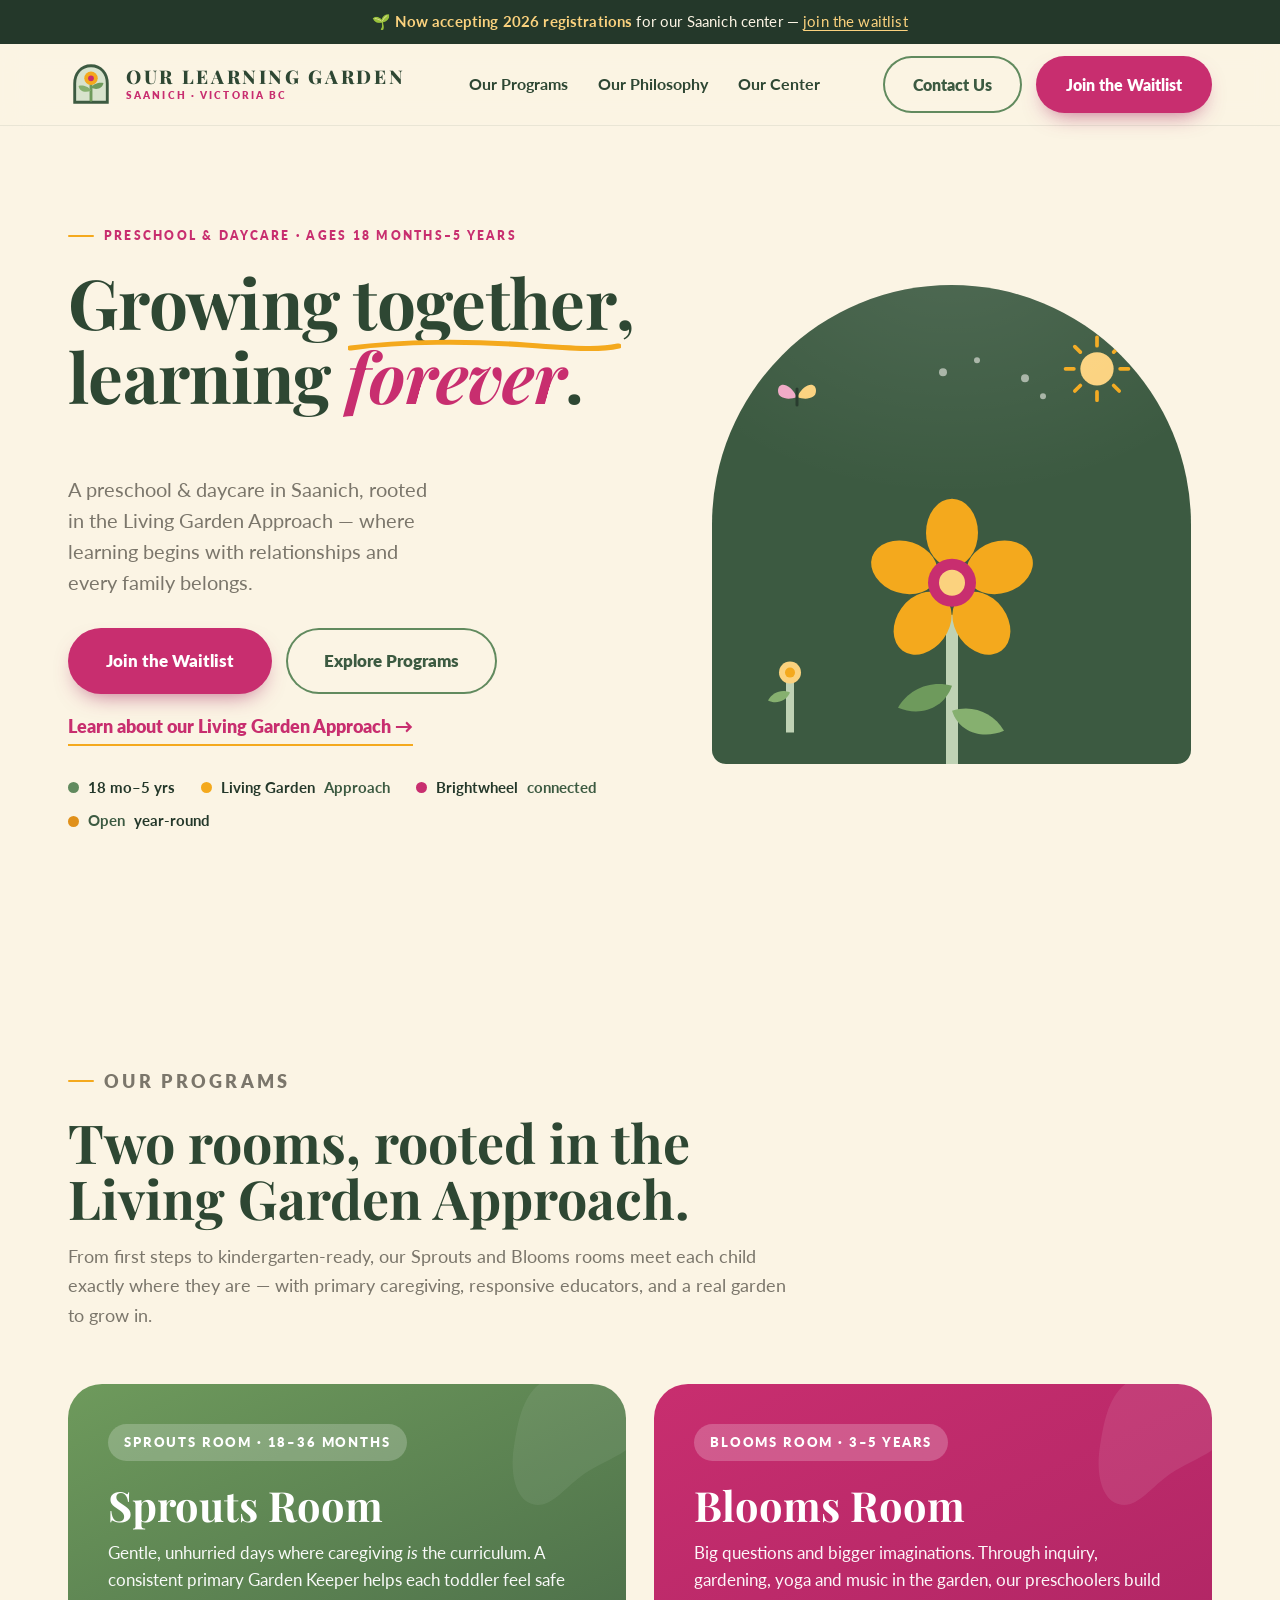
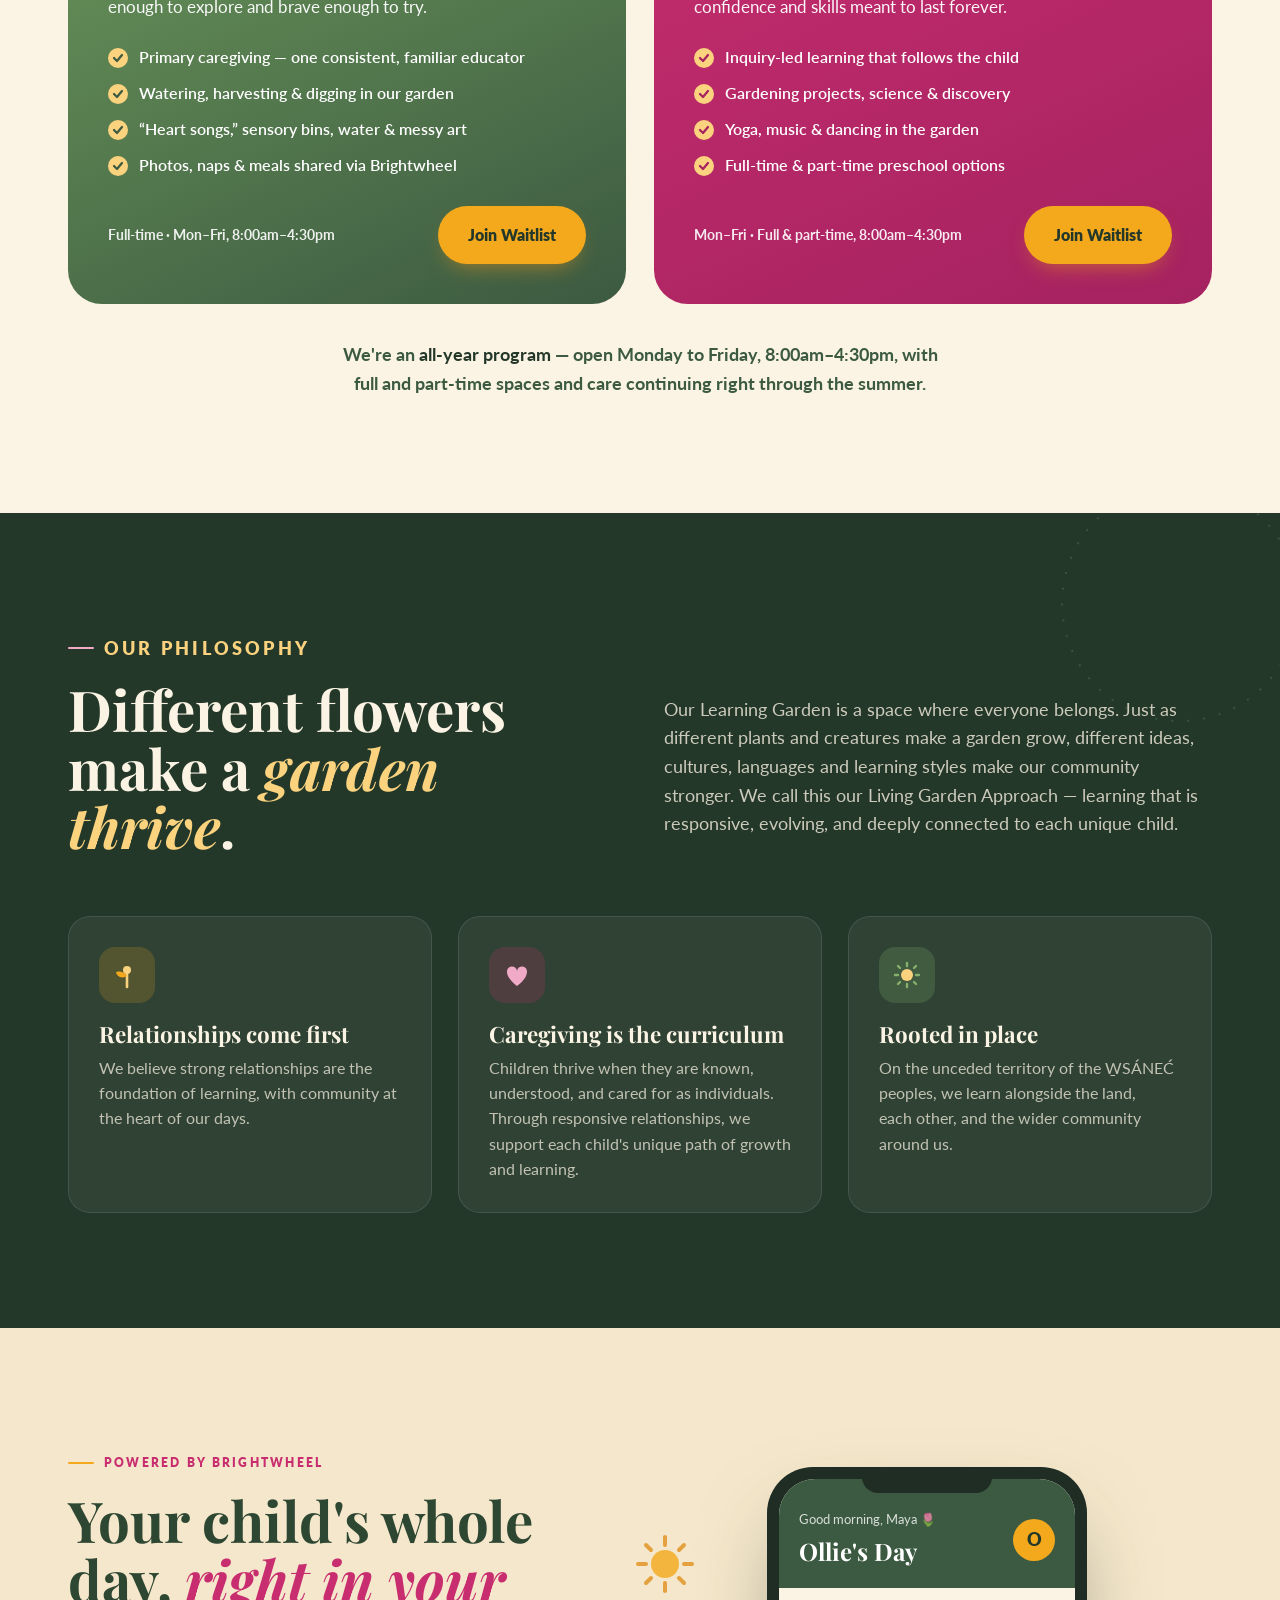
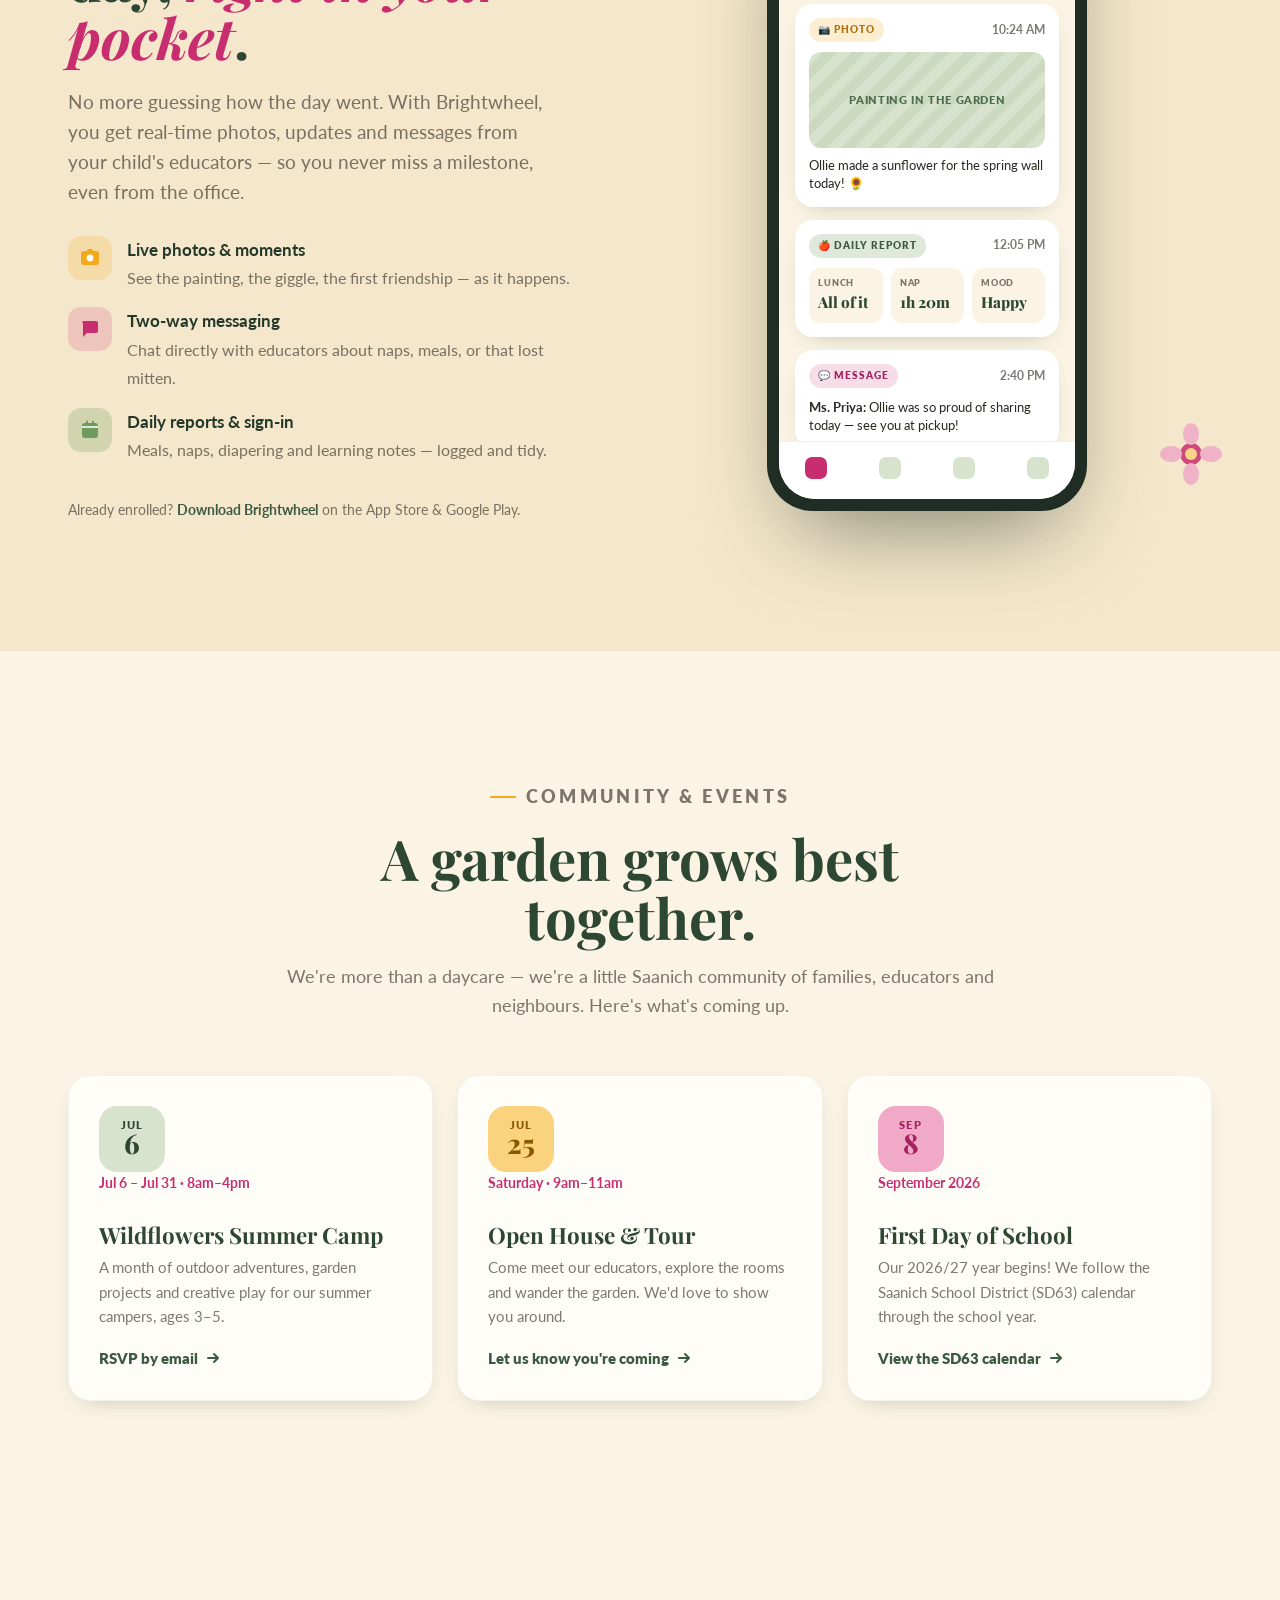
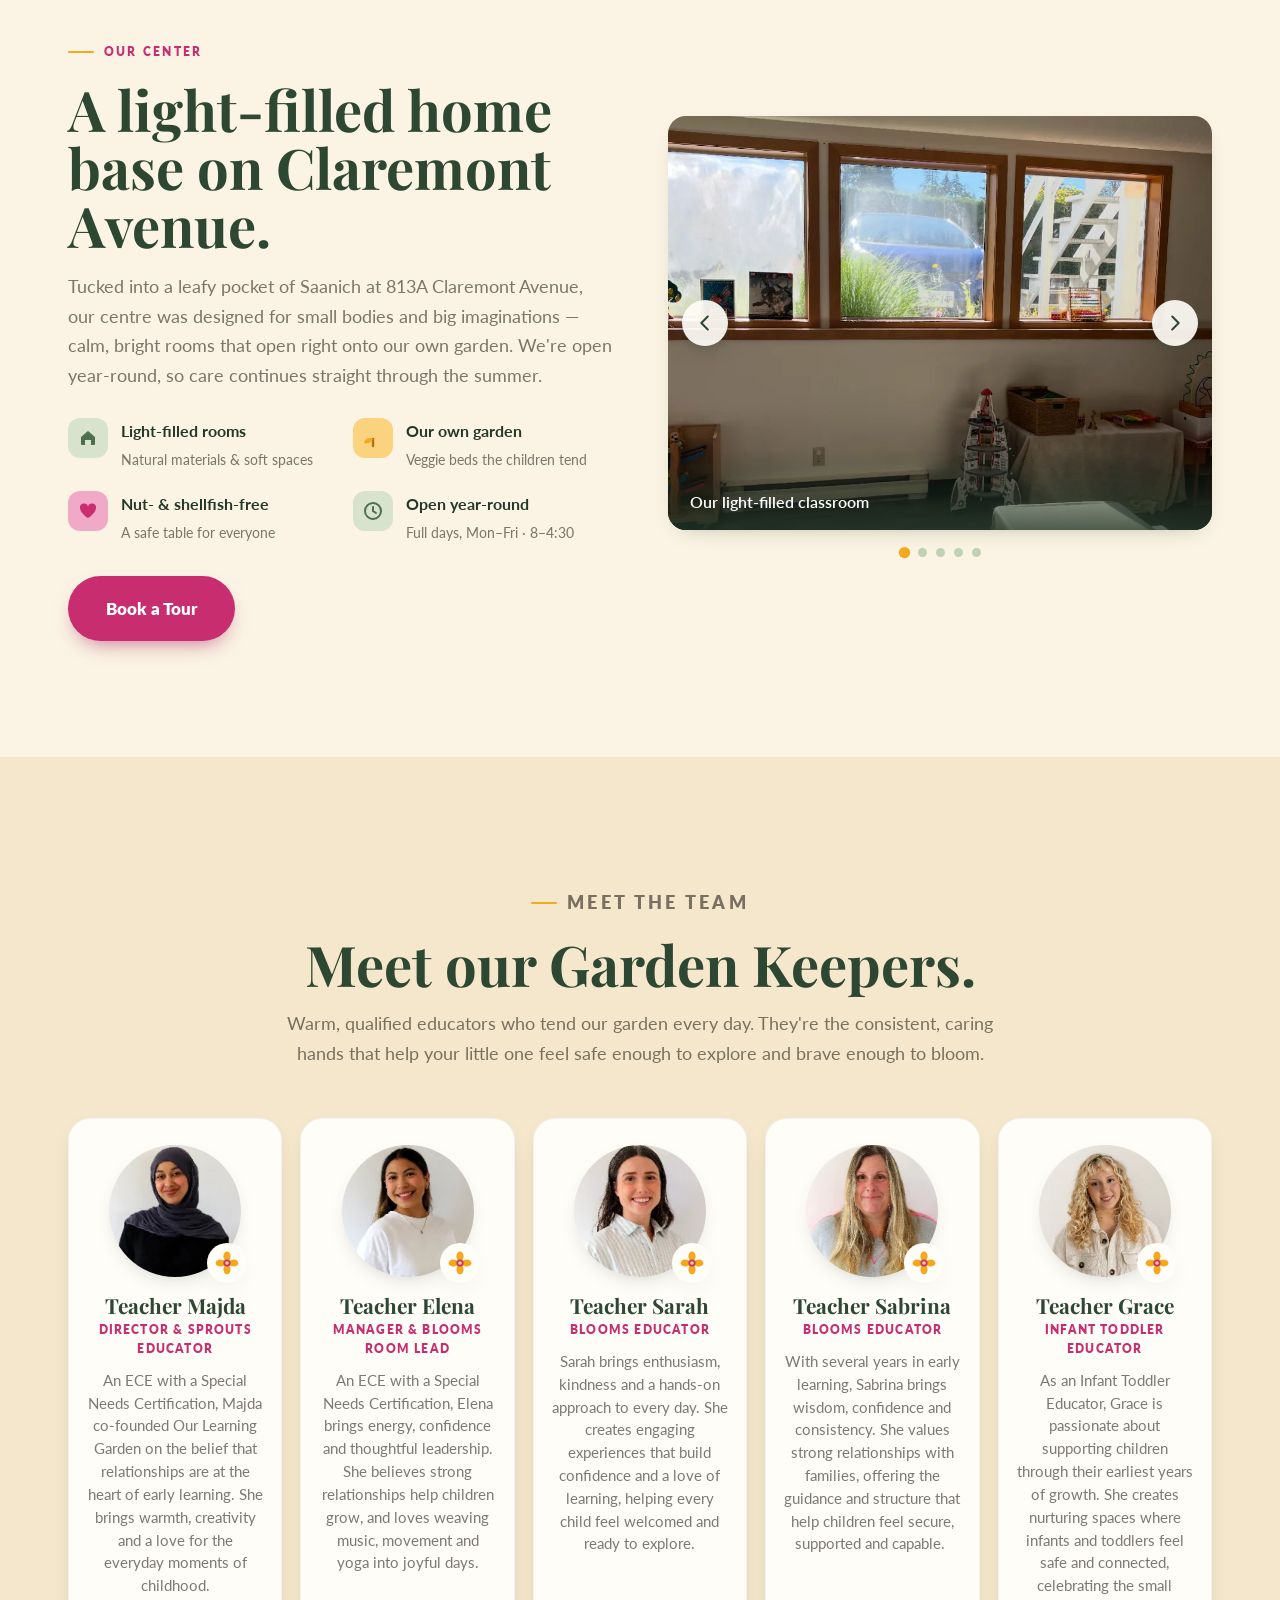
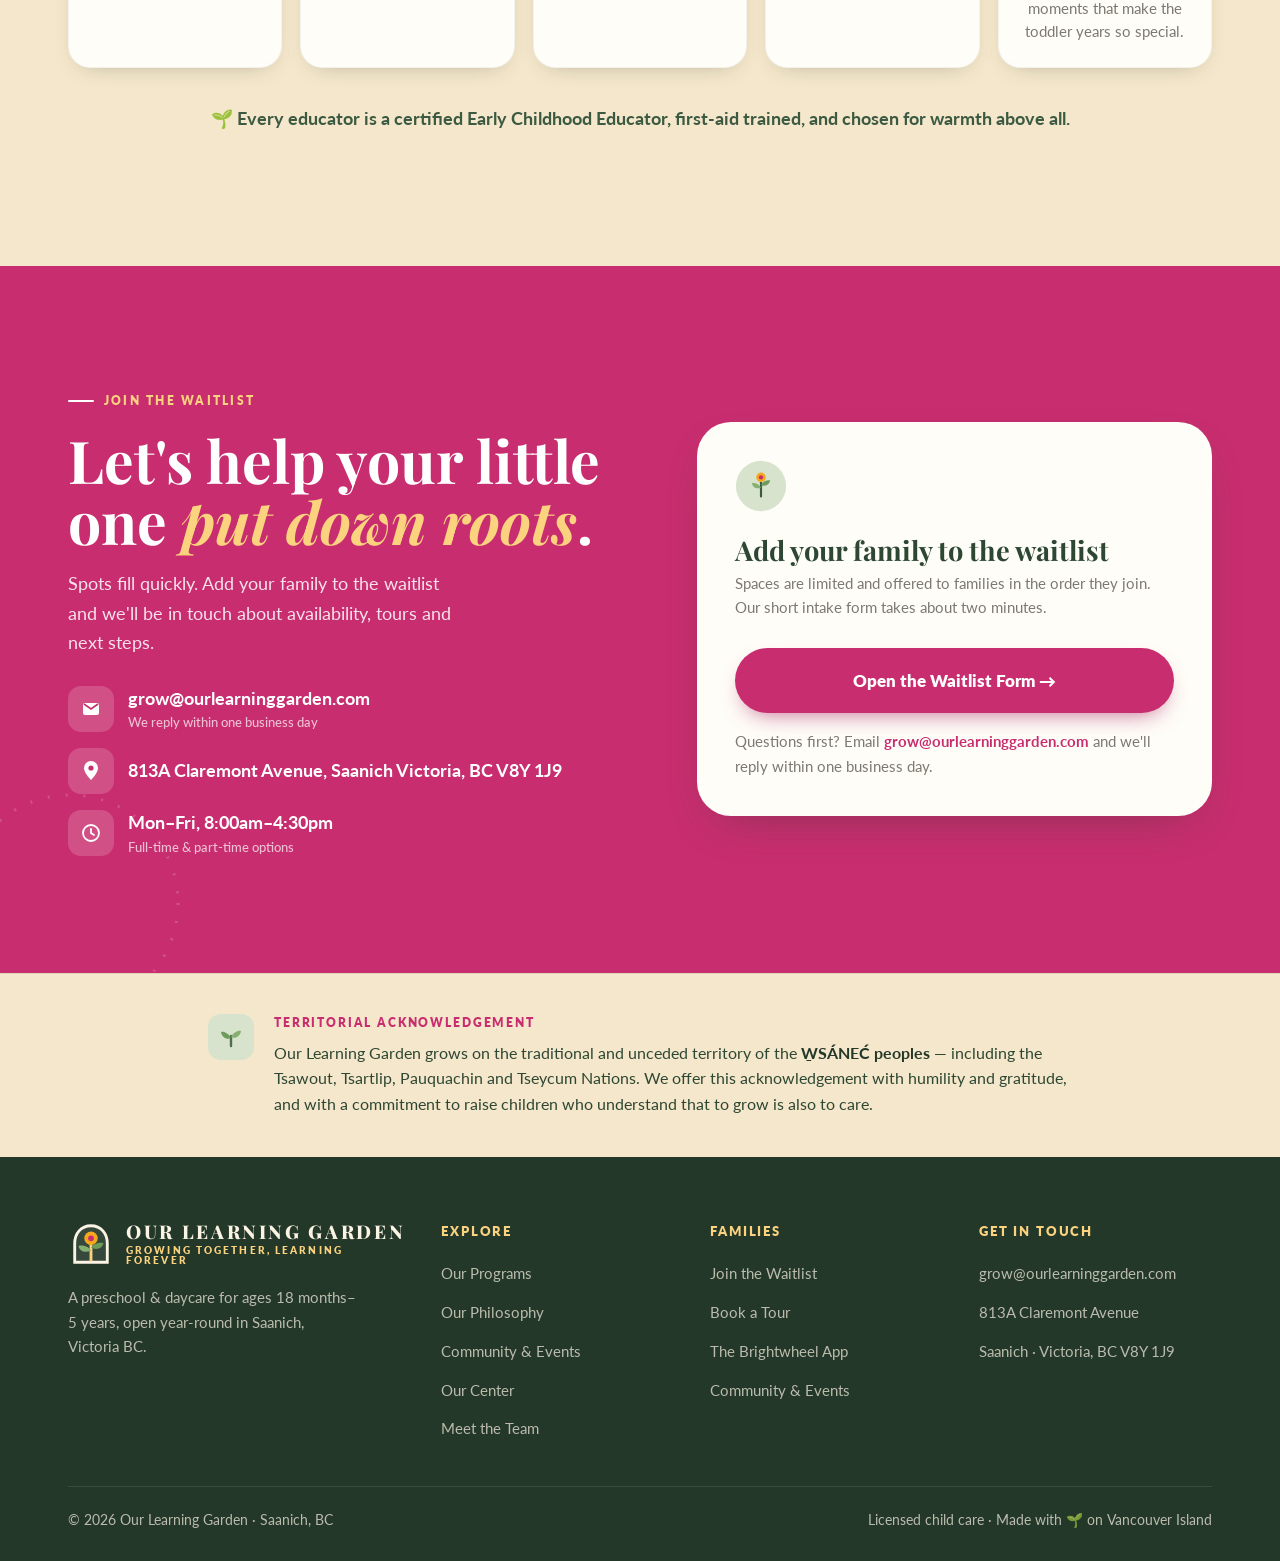
<file: index.html>
<!DOCTYPE html>
<html lang="en">
<head>
<meta charset="UTF-8" />
<meta name="viewport" content="width=device-width, initial-scale=1.0" />
<title>Our Learning Garden — Preschool &amp; Daycare in Saanich, BC</title>
<link rel="preconnect" href="https://fonts.googleapis.com" />
<link rel="preconnect" href="https://fonts.gstatic.com" crossorigin />
<link href="https://fonts.googleapis.com/css2?family=Playfair+Display:ital,wght@0,500;0,600;0,700;0,800;0,900;1,500;1,600;1,700&family=Lato:ital,wght@0,400;0,700;0,900;1,400&display=swap" rel="stylesheet" />
<link rel="stylesheet" href="garden.css?v=3" />
</head>
<body>

<!-- ===================== ANNOUNCE ===================== -->
<div class="announce">
  🌱 <strong>Now accepting 2026 registrations</strong> for our Saanich center — <a href="https://forms.gle/a2fBe1ZndDvMBNN49" target="_blank" rel="noopener">join the waitlist</a>
</div>

<!-- ===================== NAV ===================== -->
<header class="nav" id="nav">
  <div class="nav-inner">
    <a class="brand" href="#top" aria-label="Our Learning Garden home">
      <svg class="mark" viewBox="0 0 48 48" fill="none" aria-hidden="true">
        <path d="M24 5C13.5 5 7 13 7 23.5V43h34V23.5C41 13 34.5 5 24 5Z" fill="#D8E3CD" stroke="#3C5A41" stroke-width="3"/>
        <path d="M24 41V25" stroke="#6E9A5C" stroke-width="3" stroke-linecap="round"/>
        <path d="M24 31c-3-5-9-6-13-5 1 5 6 8 13 5Z" fill="#86B06F"/>
        <path d="M24 28c3-5 9-6 13-5-1 5-6 8-13 5Z" fill="#6E9A5C"/>
        <circle cx="24" cy="18" r="7" fill="#F4A91D"/>
        <circle cx="24" cy="18" r="3" fill="#C82E6F"/>
      </svg>
      <span class="brand-text">
        <span class="brand-name">Our Learning Garden</span>
        <span class="brand-tag">Saanich · Victoria BC</span>
      </span>
    </a>

    <nav class="nav-links">
      <a href="#programs">Our Programs</a>
      <a href="#philosophy">Our Philosophy</a>
      <a href="#center">Our Center</a>
    </nav>

    <div class="nav-cta">
      <a href="mailto:grow@ourlearninggarden.com" class="btn btn-ghost">Contact Us</a>
      <a href="https://forms.gle/a2fBe1ZndDvMBNN49" target="_blank" rel="noopener" class="btn btn-primary">Join the Waitlist</a>
      <button class="nav-toggle" id="navToggle" aria-label="Menu"><span></span><span></span><span></span></button>
    </div>
  </div>
</header>

<main id="top">

<!-- ===================== HERO ===================== -->
<section class="hero band">
  <div class="wrap hero-grid">
    <div class="hero-copy">
      <p class="eyebrow">Preschool &amp; Daycare · Ages 18 months–5 years</p>
      <h1>Growing <span class="grow">together<svg viewBox="0 0 200 16" preserveAspectRatio="none" aria-hidden="true"><path d="M2 11C40 4 90 4 130 8s55 5 68 1" stroke="#F4A91D" stroke-width="5" fill="none" stroke-linecap="round"/></svg></span>,<br />learning <span class="seed">forever</span>.
      </h1>
      <p class="hero-lead">A preschool &amp; daycare in Saanich, rooted in the Living Garden Approach — where learning begins with relationships and every family belongs.</p>
      <div class="hero-actions">
        <a href="https://forms.gle/a2fBe1ZndDvMBNN49" target="_blank" rel="noopener" class="btn btn-primary btn-lg">Join the Waitlist</a>
        <a href="#programs" class="btn btn-ghost btn-lg">Explore Programs</a>
      </div>
      <p style="margin:18px 0 0"><a href="https://forms.gle/a2fBe1ZndDvMBNN49" target="_blank" rel="noopener" class="lga-link" style="display:inline-flex;align-items:center;gap:8px;color:var(--raspberry);font-weight:800;text-decoration:none;border-bottom:2px solid var(--marigold);padding-bottom:3px">Learn about our Living Garden Approach →</a></p>
      <div class="hero-meta">
        <span class="chip"><span class="dot" style="background:var(--sage-500)"></span> <b>18 mo–5 yrs</b></span>
        <span class="chip"><span class="dot" style="background:var(--marigold)"></span> <b>Living Garden</b> Approach</span>
        <span class="chip"><span class="dot" style="background:var(--raspberry)"></span> <b>Brightwheel</b> connected</span>
        <span class="chip"><span class="dot" style="background:var(--marigold-deep)"></span> Open <b>year-round</b></span>
      </div>
    </div>

    <!-- Hero graphic stage -->
    <div class="hero-art" id="heroArt">
      <div class="arch">
        <!-- sun -->
        <svg class="float" style="top:9%;right:12%;width:74px;height:74px" viewBox="0 0 80 80" aria-hidden="true">
          <circle cx="40" cy="40" r="18" fill="#FBD27E"/>
          <g stroke="#F4A91D" stroke-width="4" stroke-linecap="round">
            <path d="M40 6v9M40 65v9M6 40h9M65 40h9M16 16l6 6M58 58l6 6M64 16l-6 6M22 58l-6 6"/>
          </g>
        </svg>
        <!-- big bloom -->
        <svg class="float" style="bottom:-2%;left:50%;transform:translateX(-50%);width:230px;height:300px" viewBox="0 0 230 300" aria-hidden="true">
          <path d="M115 300V150" stroke="#BFD2B4" stroke-width="12" stroke-linecap="round"/>
          <path d="M115 215c-22-6-44 4-54 22 22 9 46 1 54-22Z" fill="#6E9A5C"/>
          <path d="M115 240c20-7 42 2 52 20-21 9-45 2-52-20Z" fill="#86B06F"/>
          <g>
            <g fill="#F4A91D">
              <ellipse cx="115" cy="62" rx="26" ry="34" transform="rotate(0 115 112)"/>
              <ellipse cx="115" cy="62" rx="26" ry="34" transform="rotate(72 115 112)"/>
              <ellipse cx="115" cy="62" rx="26" ry="34" transform="rotate(144 115 112)"/>
              <ellipse cx="115" cy="62" rx="26" ry="34" transform="rotate(216 115 112)"/>
              <ellipse cx="115" cy="62" rx="26" ry="34" transform="rotate(288 115 112)"/>
            </g>
            <circle cx="115" cy="112" r="24" fill="#C82E6F"/>
            <circle cx="115" cy="112" r="13" fill="#FBD27E"/>
          </g>
        </svg>
        <!-- small sprout left -->
        <svg class="float" style="bottom:6%;left:9%;width:70px;height:90px" viewBox="0 0 70 90" aria-hidden="true">
          <path d="M35 90V36" stroke="#BFD2B4" stroke-width="8" stroke-linecap="round"/>
          <path d="M35 50c-8-4-18 0-22 8 8 4 18 1 22-8Z" fill="#86B06F"/>
          <circle cx="35" cy="30" r="11" fill="#FBD27E"/>
          <circle cx="35" cy="30" r="5" fill="#F4A91D"/>
        </svg>
        <!-- butterfly -->
        <svg class="float" style="top:20%;left:13%;width:46px;height:40px" viewBox="0 0 46 40" aria-hidden="true">
          <path d="M23 20C16 6 4 4 4 14c0 8 11 9 19 6Z" fill="#F0A9C6"/>
          <path d="M23 20c7-14 19-16 19-6 0 8-11 9-19 6Z" fill="#FBD27E"/>
          <path d="M23 12v16" stroke="#24382A" stroke-width="3" stroke-linecap="round"/>
        </svg>
        <!-- scattered dots -->
        <svg class="float" style="top:14%;left:46%;width:120px;height:60px" viewBox="0 0 120 60" aria-hidden="true">
          <g fill="#FFFDF8" opacity=".55">
            <circle cx="10" cy="20" r="4"/><circle cx="44" cy="8" r="3"/><circle cx="92" cy="26" r="4"/><circle cx="110" cy="44" r="3"/>
          </g>
        </svg>
      </div>
    </div>
  </div>
</section>

<!-- ===================== PROGRAMS ===================== -->
<section class="programs band" id="programs">
  <div class="wrap">
    <div class="section-head">
      <p class="eyebrow">Our Programs</p>
      <h2>Two rooms, rooted in the Living Garden Approach.</h2>
      <p>From first steps to kindergarten-ready, our Sprouts and Blooms rooms meet each child exactly where they are — with primary caregiving, responsive educators, and a real garden to grow in.</p>
    </div>

    <div class="programs-grid">
      <!-- Toddler -->
      <article class="program program-toddler">
        <svg class="blob" width="180" height="180" viewBox="0 0 180 180" aria-hidden="true"><path d="M150 30c14 14 18 40 6 60s-38 26-58 40-34 36-52 30-22-34-18-58 8-50 28-64 80-22 94-8Z" fill="#FFFFFF" opacity=".08"/></svg>
        <span class="age">Sprouts Room · 18–36 months</span>
        <h3>Sprouts Room</h3>
        <p class="desc">Gentle, unhurried days where caregiving <em>is</em> the curriculum. A consistent primary Garden Keeper helps each toddler feel safe enough to explore and brave enough to try.</p>
        <ul>
          <li><svg width="20" height="20" viewBox="0 0 20 20"><circle cx="10" cy="10" r="10" fill="#FBD27E"/><path d="M6 10l3 3 5-6" stroke="#3C5A41" stroke-width="2.2" fill="none" stroke-linecap="round" stroke-linejoin="round"/></svg> Primary caregiving — one consistent, familiar educator</li>
          <li><svg width="20" height="20" viewBox="0 0 20 20"><circle cx="10" cy="10" r="10" fill="#FBD27E"/><path d="M6 10l3 3 5-6" stroke="#3C5A41" stroke-width="2.2" fill="none" stroke-linecap="round" stroke-linejoin="round"/></svg> Watering, harvesting &amp; digging in our garden</li>
          <li><svg width="20" height="20" viewBox="0 0 20 20"><circle cx="10" cy="10" r="10" fill="#FBD27E"/><path d="M6 10l3 3 5-6" stroke="#3C5A41" stroke-width="2.2" fill="none" stroke-linecap="round" stroke-linejoin="round"/></svg> “Heart songs,” sensory bins, water &amp; messy art</li>
          <li><svg width="20" height="20" viewBox="0 0 20 20"><circle cx="10" cy="10" r="10" fill="#FBD27E"/><path d="M6 10l3 3 5-6" stroke="#3C5A41" stroke-width="2.2" fill="none" stroke-linecap="round" stroke-linejoin="round"/></svg> Photos, naps &amp; meals shared via Brightwheel</li>
        </ul>
        <div class="foot">
          <span class="hours">Full-time · Mon–Fri, 8:00am–4:30pm</span>
          <a href="https://forms.gle/a2fBe1ZndDvMBNN49" target="_blank" rel="noopener" class="btn btn-marigold">Join Waitlist</a>
        </div>
      </article>

      <!-- Preschool -->
      <article class="program program-preschool">
        <svg class="blob" width="180" height="180" viewBox="0 0 180 180" aria-hidden="true"><path d="M150 30c14 14 18 40 6 60s-38 26-58 40-34 36-52 30-22-34-18-58 8-50 28-64 80-22 94-8Z" fill="#FFFFFF" opacity=".1"/></svg>
        <span class="age">Blooms Room · 3–5 years</span>
        <h3>Blooms Room</h3>
        <p class="desc">Big questions and bigger imaginations. Through inquiry, gardening, yoga and music in the garden, our preschoolers build confidence and skills meant to last forever.</p>
        <ul>
          <li><svg width="20" height="20" viewBox="0 0 20 20"><circle cx="10" cy="10" r="10" fill="#FBD27E"/><path d="M6 10l3 3 5-6" stroke="#A52260" stroke-width="2.2" fill="none" stroke-linecap="round" stroke-linejoin="round"/></svg> Inquiry-led learning that follows the child</li>
          <li><svg width="20" height="20" viewBox="0 0 20 20"><circle cx="10" cy="10" r="10" fill="#FBD27E"/><path d="M6 10l3 3 5-6" stroke="#A52260" stroke-width="2.2" fill="none" stroke-linecap="round" stroke-linejoin="round"/></svg> Gardening projects, science &amp; discovery</li>
          <li><svg width="20" height="20" viewBox="0 0 20 20"><circle cx="10" cy="10" r="10" fill="#FBD27E"/><path d="M6 10l3 3 5-6" stroke="#A52260" stroke-width="2.2" fill="none" stroke-linecap="round" stroke-linejoin="round"/></svg> Yoga, music &amp; dancing in the garden</li>
          <li><svg width="20" height="20" viewBox="0 0 20 20"><circle cx="10" cy="10" r="10" fill="#FBD27E"/><path d="M6 10l3 3 5-6" stroke="#A52260" stroke-width="2.2" fill="none" stroke-linecap="round" stroke-linejoin="round"/></svg> Full-time &amp; part-time preschool options</li>
        </ul>
        <div class="foot">
          <span class="hours">Mon–Fri · Full &amp; part-time, 8:00am–4:30pm</span>
          <a href="https://forms.gle/a2fBe1ZndDvMBNN49" target="_blank" rel="noopener" class="btn btn-marigold">Join Waitlist</a>
        </div>
      </article>
    </div>
    <p class="year-round-note" style="text-align:center;margin:36px auto 0;max-width:62ch;font-weight:700;color:var(--sage-700)">We're an <strong style="color:var(--sage-900)">all-year program</strong> — open Monday to Friday, 8:00am–4:30pm, with full and part-time spaces and care continuing right through the summer.</p>
  </div>
</section>

<!-- ===================== PHILOSOPHY ===================== -->
<section class="philosophy band" id="philosophy">
  <!-- decorative motifs -->
  <svg style="position:absolute;top:-30px;right:-20px;width:240px;opacity:.5" viewBox="0 0 240 240" aria-hidden="true"><circle cx="120" cy="120" r="118" fill="none" stroke="#4E6E50" stroke-width="2" stroke-dasharray="2 14"/></svg>
  <div class="wrap">
    <div class="phil-top">
      <div>
        <p class="eyebrow">Our Philosophy</p>
        <h2>Different flowers make a <em>garden thrive</em>.</h2>
      </div>
      <p>Our Learning Garden is a space where everyone belongs. Just as different plants and creatures make a garden grow, different ideas, cultures, languages and learning styles make our community stronger. We call this our Living Garden Approach — learning that is responsive, evolving, and deeply connected to each unique child.</p>
    </div>

    <div class="phil-grid">
      <article class="phil-card">
        <div class="phil-icon" style="background:rgba(244,169,29,.18)">
          <svg width="28" height="28" viewBox="0 0 28 28"><path d="M14 26V12" stroke="#FBD27E" stroke-width="2.6" stroke-linecap="round"/><path d="M14 15c-3-5-9-5-11-4 1 5 6 7 11 4Z" fill="#F4A91D"/><circle cx="14" cy="9" r="4" fill="#FBD27E"/></svg>
        </div>
        <h3>Relationships come first</h3>
        <p>We believe strong relationships are the foundation of learning, with community at the heart of our days.</p>
      </article>
      <article class="phil-card">
        <div class="phil-icon" style="background:rgba(200,46,111,.2)">
          <svg width="28" height="28" viewBox="0 0 28 28"><path d="M14 25S4 18 4 11a5 5 0 0110-1 5 5 0 0110 1c0 7-10 14-10 14Z" fill="#F0A9C6"/></svg>
        </div>
        <h3>Caregiving is the curriculum</h3>
        <p>Children thrive when they are known, understood, and cared for as individuals. Through responsive relationships, we support each child's unique path of growth and learning.</p>
      </article>
      <article class="phil-card">
        <div class="phil-icon" style="background:rgba(110,154,92,.28)">
          <svg width="28" height="28" viewBox="0 0 28 28"><circle cx="14" cy="14" r="6" fill="#FBD27E"/><g stroke="#86B06F" stroke-width="2.4" stroke-linecap="round"><path d="M14 2v3M14 23v3M2 14h3M23 14h3M5 5l2 2M21 21l2 2M23 5l-2 2M7 21l-2 2"/></g></svg>
        </div>
        <h3>Rooted in place</h3>
        <p>On the unceded territory of the W̱SÁNEĆ peoples, we learn alongside the land, each other, and the wider community around us.</p>
      </article>
    </div>
  </div>
</section>

<!-- ===================== APP / BRIGHTWHEEL ===================== -->
<section class="app band" id="app">
  <div class="wrap app-grid">
    <div class="app-copy">
      <p class="eyebrow">Powered by Brightwheel</p>
      <h2>Your child's whole day, <em>right in your pocket</em>.</h2>
      <p class="app-lead">No more guessing how the day went. With Brightwheel, you get real-time photos, updates and messages from your child's educators — so you never miss a milestone, even from the office.</p>

      <div class="app-feats">
        <div class="app-feat">
          <span class="fi" style="background:rgba(244,169,29,.2)"><svg width="22" height="22" viewBox="0 0 22 22"><rect x="2" y="4" width="18" height="14" rx="3" fill="#F4A91D"/><circle cx="11" cy="11" r="3.4" fill="#FFFDF8"/><rect x="8" y="2" width="6" height="3" rx="1.5" fill="#F4A91D"/></svg></span>
          <div><b>Live photos &amp; moments</b><span>See the painting, the giggle, the first friendship — as it happens.</span></div>
        </div>
        <div class="app-feat">
          <span class="fi" style="background:rgba(200,46,111,.18)"><svg width="22" height="22" viewBox="0 0 22 22"><path d="M3 5a2 2 0 012-2h12a2 2 0 012 2v8a2 2 0 01-2 2H8l-4 4V5Z" fill="#C82E6F"/></svg></span>
          <div><b>Two-way messaging</b><span>Chat directly with educators about naps, meals, or that lost mitten.</span></div>
        </div>
        <div class="app-feat">
          <span class="fi" style="background:rgba(110,154,92,.26)"><svg width="22" height="22" viewBox="0 0 22 22"><rect x="3" y="4" width="16" height="15" rx="3" fill="#6E9A5C"/><path d="M3 8h16" stroke="#FFFDF8" stroke-width="1.6"/><rect x="7" y="1.5" width="2" height="4" rx="1" fill="#6E9A5C"/><rect x="13" y="1.5" width="2" height="4" rx="1" fill="#6E9A5C"/></svg></span>
          <div><b>Daily reports &amp; sign-in</b><span>Meals, naps, diapering and learning notes — logged and tidy.</span></div>
        </div>
      </div>

      <div class="app-cta">
        <p class="app-note">Already enrolled? <b>Download Brightwheel</b> on the App Store &amp; Google Play.</p>
      </div>
    </div>

    <!-- Phone mockup -->
    <div class="phone-stage">
      <svg style="position:absolute;left:-4%;top:8%;width:90px;opacity:.8" viewBox="0 0 90 90" aria-hidden="true"><circle cx="45" cy="45" r="14" fill="#F4A91D"/><g stroke="#E0901A" stroke-width="4" stroke-linecap="round"><path d="M45 18v8M45 64v8M18 45h8M64 45h8M26 26l5 5M59 59l5 5M64 26l-5 5M31 59l-5 5"/></g></svg>
      <svg style="position:absolute;right:-2%;bottom:4%;width:64px;opacity:.85" viewBox="0 0 64 64" aria-hidden="true"><circle cx="32" cy="32" r="11" fill="#C82E6F"/><g fill="#F0A9C6"><ellipse cx="32" cy="12" rx="8" ry="11"/><ellipse cx="32" cy="52" rx="8" ry="11"/><ellipse cx="12" cy="32" rx="11" ry="8"/><ellipse cx="52" cy="32" rx="11" ry="8"/></g><circle cx="32" cy="32" r="6" fill="#FBD27E"/></svg>

      <div class="phone">
        <div class="phone-notch"></div>
        <div class="phone-screen">
          <div class="app-top">
            <div class="row">
              <div>
                <div class="hi">Good morning, Maya 🌷</div>
                <div class="name">Ollie's Day</div>
              </div>
              <div class="ava">O</div>
            </div>
          </div>
          <div class="app-feed">
            <div class="fcard">
              <div class="fh">
                <span class="tag" style="background:rgba(244,169,29,.2);color:#B5700F">📷 Photo</span>
                <span class="time">10:24 AM</span>
              </div>
              <div class="photo" style="background:repeating-linear-gradient(135deg,#D8E3CD,#D8E3CD 10px,#CBDABE 10px,#CBDABE 20px);display:grid;place-items:center;font-size:.66rem;font-weight:800;color:#4E6E50;letter-spacing:.06em">PAINTING IN THE GARDEN</div>
              <p style="margin-top:8px">Ollie made a sunflower for the spring wall today! 🌻</p>
            </div>
            <div class="fcard">
              <div class="fh">
                <span class="tag" style="background:rgba(110,154,92,.22);color:#3C5A41">🍎 Daily Report</span>
                <span class="time">12:05 PM</span>
              </div>
              <div class="stats">
                <div class="fstat"><div class="k">Lunch</div><div class="v">All of it</div></div>
                <div class="fstat"><div class="k">Nap</div><div class="v">1h 20m</div></div>
                <div class="fstat"><div class="k">Mood</div><div class="v">Happy</div></div>
              </div>
            </div>
            <div class="fcard">
              <div class="fh">
                <span class="tag" style="background:rgba(200,46,111,.16);color:#A52260">💬 Message</span>
                <span class="time">2:40 PM</span>
              </div>
              <p><b>Ms. Priya:</b> Ollie was so proud of sharing today — see you at pickup!</p>
            </div>
          </div>
          <div class="app-tabbar">
            <span class="t on"></span><span class="t"></span><span class="t"></span><span class="t"></span>
          </div>
        </div>
      </div>
    </div>
  </div>
</section>

<!-- ===================== COMMUNITY & EVENTS ===================== -->
<section class="community band" id="community">
  <div class="wrap">
    <div class="section-head center">
      <p class="eyebrow" style="justify-content:center">Community &amp; Events</p>
      <h2>A garden grows best together.</h2>
      <p>We're more than a daycare — we're a little Saanich community of families, educators and neighbours. Here's what's coming up.</p>
    </div>

    <div class="events-grid">
      <article class="event">
        <span class="date" style="background:var(--sage-100);color:var(--sage-800)"><span class="m">Jul</span><span class="d">6</span></span>
        <div class="meta">Jul 6 – Jul 31 · 8am–4pm</div>
        <h3>Wildflowers Summer Camp</h3>
        <p>A month of outdoor adventures, garden projects and creative play for our summer campers, ages 3–5.</p>
        <a class="more" style="text-decoration:none" href="mailto:grow@ourlearninggarden.com?subject=Wildflowers%20Summer%20Camp%20RSVP">RSVP by email <svg width="16" height="16" viewBox="0 0 16 16"><path d="M3 8h9m-3-4 4 4-4 4" stroke="currentColor" stroke-width="2" fill="none" stroke-linecap="round" stroke-linejoin="round"/></svg></a>
      </article>
      <article class="event">
        <span class="date" style="background:var(--marigold-soft);color:#8A5800"><span class="m">Jul</span><span class="d">25</span></span>
        <div class="meta">Saturday · 9am–11am</div>
        <h3>Open House &amp; Tour</h3>
        <p>Come meet our educators, explore the rooms and wander the garden. We'd love to show you around.</p>
        <a class="more" style="text-decoration:none" href="mailto:grow@ourlearninggarden.com?subject=Open%20House%20RSVP">Let us know you're coming <svg width="16" height="16" viewBox="0 0 16 16"><path d="M3 8h9m-3-4 4 4-4 4" stroke="currentColor" stroke-width="2" fill="none" stroke-linecap="round" stroke-linejoin="round"/></svg></a>
      </article>
      <article class="event">
        <span class="date" style="background:var(--raspberry-soft);color:#A52260"><span class="m">Sep</span><span class="d">8</span></span>
        <div class="meta">September 2026</div>
        <h3>First Day of School</h3>
        <p>Our 2026/27 year begins! We follow the Saanich School District (SD63) calendar through the school year.</p>
        <a class="more" style="text-decoration:none" href="https://www.sd63.bc.ca/" target="_blank" rel="noopener">View the SD63 calendar <svg width="16" height="16" viewBox="0 0 16 16"><path d="M3 8h9m-3-4 4 4-4 4" stroke="currentColor" stroke-width="2" fill="none" stroke-linecap="round" stroke-linejoin="round"/></svg></a>
      </article>
    </div>

  </div>
</section>

<!-- ===================== OUR CENTER ===================== -->
<section class="center band" id="center">
  <div class="wrap center-grid">
    <div class="center-copy">
      <p class="eyebrow">Our Center</p>
      <h2>A light-filled home base on Claremont Avenue.</h2>
      <p class="center-lead">Tucked into a leafy pocket of Saanich at 813A Claremont Avenue, our centre was designed for small bodies and big imaginations — calm, bright rooms that open right onto our own garden. We're open year-round, so care continues straight through the summer.</p>
      <div class="center-feats">
        <div class="cfeat">
          <span class="ci" style="background:var(--sage-100)"><svg width="20" height="20" viewBox="0 0 20 20"><path d="M3 9l7-6 7 6v7a1 1 0 01-1 1h-3v-5H7v5H4a1 1 0 01-1-1V9Z" fill="#4E6E50"/></svg></span>
          <div><b>Light-filled rooms</b><span>Natural materials &amp; soft spaces</span></div>
        </div>
        <div class="cfeat">
          <span class="ci" style="background:var(--marigold-soft)"><svg width="20" height="20" viewBox="0 0 20 20"><path d="M10 18V9" stroke="#B5700F" stroke-width="2.4" stroke-linecap="round"/><path d="M10 11c-4-2-9 0-9 4 4 1 8-1 9-4Z" fill="#F4A91D"/><circle cx="10" cy="6" r="4" fill="#FBD27E"/></svg></span>
          <div><b>Our own garden</b><span>Veggie beds the children tend</span></div>
        </div>
        <div class="cfeat">
          <span class="ci" style="background:var(--raspberry-soft)"><svg width="20" height="20" viewBox="0 0 20 20"><path d="M10 17S2 12 2 7a4 4 0 018-1 4 4 0 018 1c0 5-8 10-8 10Z" fill="#C82E6F"/></svg></span>
          <div><b>Nut- &amp; shellfish-free</b><span>A safe table for everyone</span></div>
        </div>
        <div class="cfeat">
          <span class="ci" style="background:var(--sage-100)"><svg width="20" height="20" viewBox="0 0 20 20"><circle cx="10" cy="10" r="8" fill="none" stroke="#4E6E50" stroke-width="2"/><path d="M10 6v4l3 2" stroke="#4E6E50" stroke-width="2" stroke-linecap="round" fill="none"/></svg></span>
          <div><b>Open year-round</b><span>Full days, Mon–Fri · 8–4:30</span></div>
        </div>
      </div>
      <a href="mailto:grow@ourlearninggarden.com?subject=Tour%20request" class="btn btn-primary btn-lg">Book a Tour</a>
    </div>

    <div class="gallery" data-gallery>
      <div class="g-stage">
        <figure class="g-slide is-active"><img src="images/center-classroom.webp" alt="A light-filled classroom with big windows and soft play blocks" /><figcaption>Our light-filled classroom</figcaption></figure>
        <figure class="g-slide"><img src="images/center-movement.webp" alt="Our movement and yoga room with mats and a natural-wood shelf" loading="lazy" /><figcaption>The movement &amp; yoga room</figcaption></figure>
        <figure class="g-slide"><img src="images/center-forest.webp" alt="Forest nature-play area with tree-stump seating under big cedars" loading="lazy" /><figcaption>Forest nature-play under the cedars</figcaption></figure>
        <figure class="g-slide"><img src="images/center-playground.webp" alt="Playground with swings, a slide and a timber-frame gazebo" loading="lazy" /><figcaption>The playground &amp; timber gazebo</figcaption></figure>
        <figure class="g-slide"><img src="images/center-outdoor.webp" alt="Our garden and outdoor play space beneath the trees" loading="lazy" /><figcaption>Our garden &amp; outdoor play space</figcaption></figure>
        <button class="g-arrow g-prev" type="button" aria-label="Previous photo"><svg width="22" height="22" viewBox="0 0 24 24"><path d="M15 5l-7 7 7 7" fill="none" stroke="currentColor" stroke-width="2.2" stroke-linecap="round" stroke-linejoin="round"/></svg></button>
        <button class="g-arrow g-next" type="button" aria-label="Next photo"><svg width="22" height="22" viewBox="0 0 24 24"><path d="M9 5l7 7-7 7" fill="none" stroke="currentColor" stroke-width="2.2" stroke-linecap="round" stroke-linejoin="round"/></svg></button>
      </div>
      <div class="g-dots" role="tablist" aria-label="Choose a photo"></div>
    </div>
  </div>
</section>

<!-- ===================== MEET THE TEAM ===================== -->
<section class="team band" id="team">
  <div class="wrap">
    <div class="section-head center">
      <p class="eyebrow" style="justify-content:center">Meet the Team</p>
      <h2>Meet our Garden Keepers.</h2>
      <p>Warm, qualified educators who tend our garden every day. They're the consistent, caring hands that help your little one feel safe enough to explore and brave enough to bloom.</p>
    </div>

    <div class="team-grid">
      <article class="tcard">
        <div class="photo-wrap">
          <img class="tphoto" src="images/team-1.webp" alt="Portrait of Teacher Majda" loading="lazy" />
          <span class="bloom"><svg width="24" height="24" viewBox="0 0 40 40" aria-hidden="true"><g fill="#F4A91D"><ellipse cx="20" cy="9" rx="6" ry="8"/><ellipse cx="20" cy="31" rx="6" ry="8"/><ellipse cx="9" cy="20" rx="8" ry="6"/><ellipse cx="31" cy="20" rx="8" ry="6"/></g><circle cx="20" cy="20" r="6" fill="#C82E6F"/><circle cx="20" cy="20" r="3" fill="#FBD27E"/></svg></span>
        </div>
        <h3>Teacher Majda</h3>
        <div class="role">Director &amp; Sprouts Educator</div>
        <p>An ECE with a Special Needs Certification, Majda co-founded Our Learning Garden on the belief that relationships are at the heart of early learning. She brings warmth, creativity and a love for the everyday moments of childhood.</p>
      </article>

      <article class="tcard">
        <div class="photo-wrap">
          <img class="tphoto" src="images/team-2.webp" alt="Portrait of Teacher Elena" loading="lazy" />
          <span class="bloom"><svg width="24" height="24" viewBox="0 0 40 40" aria-hidden="true"><g fill="#F4A91D"><ellipse cx="20" cy="9" rx="6" ry="8"/><ellipse cx="20" cy="31" rx="6" ry="8"/><ellipse cx="9" cy="20" rx="8" ry="6"/><ellipse cx="31" cy="20" rx="8" ry="6"/></g><circle cx="20" cy="20" r="6" fill="#C82E6F"/><circle cx="20" cy="20" r="3" fill="#FBD27E"/></svg></span>
        </div>
        <h3>Teacher Elena</h3>
        <div class="role">Manager &amp; Blooms Room Lead</div>
        <p>An ECE with a Special Needs Certification, Elena brings energy, confidence and thoughtful leadership. She believes strong relationships help children grow, and loves weaving music, movement and yoga into joyful days.


</p>
      </article>

      <article class="tcard">
        <div class="photo-wrap">
          <img class="tphoto" src="images/team-3.webp" alt="Portrait of Teacher Sarah" loading="lazy" />
          <span class="bloom"><svg width="24" height="24" viewBox="0 0 40 40" aria-hidden="true"><g fill="#F4A91D"><ellipse cx="20" cy="9" rx="6" ry="8"/><ellipse cx="20" cy="31" rx="6" ry="8"/><ellipse cx="9" cy="20" rx="8" ry="6"/><ellipse cx="31" cy="20" rx="8" ry="6"/></g><circle cx="20" cy="20" r="6" fill="#C82E6F"/><circle cx="20" cy="20" r="3" fill="#FBD27E"/></svg></span>
        </div>
        <h3>Teacher Sarah</h3>
        <div class="role">Blooms Educator</div>
        <p>Sarah brings enthusiasm, kindness and a hands-on approach to every day. She creates engaging experiences that build confidence and a love of learning, helping every child feel welcomed and ready to explore. </p>
      </article>

      <article class="tcard">
        <div class="photo-wrap">
          <img class="tphoto" src="images/team-4.webp" alt="Portrait of Teacher Sabrina" loading="lazy" />
          <span class="bloom"><svg width="24" height="24" viewBox="0 0 40 40" aria-hidden="true"><g fill="#F4A91D"><ellipse cx="20" cy="9" rx="6" ry="8"/><ellipse cx="20" cy="31" rx="6" ry="8"/><ellipse cx="9" cy="20" rx="8" ry="6"/><ellipse cx="31" cy="20" rx="8" ry="6"/></g><circle cx="20" cy="20" r="6" fill="#C82E6F"/><circle cx="20" cy="20" r="3" fill="#FBD27E"/></svg></span>
        </div>
        <h3>Teacher Sabrina</h3>
        <div class="role">Blooms Educator</div>
        <p>With several years in early learning, Sabrina brings wisdom, confidence and consistency. She values strong relationships with families, offering the guidance and structure that help children feel secure, supported and capable. 


</p>
      </article>
      <article class="tcard">
        <div class="photo-wrap">
          <img class="tphoto" src="images/team-5.webp" alt="Portrait of Teacher Grace" loading="lazy" />
          <span class="bloom"><svg width="24" height="24" viewBox="0 0 40 40" aria-hidden="true"><g fill="#F4A91D"><ellipse cx="20" cy="9" rx="6" ry="8"/><ellipse cx="20" cy="31" rx="6" ry="8"/><ellipse cx="9" cy="20" rx="8" ry="6"/><ellipse cx="31" cy="20" rx="8" ry="6"/></g><circle cx="20" cy="20" r="6" fill="#C82E6F"/><circle cx="20" cy="20" r="3" fill="#FBD27E"/></svg></span>
        </div>
        <h3>Teacher Grace</h3>
        <div class="role">Infant Toddler Educator</div>
        <p>As an Infant Toddler Educator, Grace is passionate about supporting children through their earliest years of growth. She creates nurturing spaces where infants and toddlers feel safe and connected, celebrating the small moments that make the toddler years so special.</p>
      </article>
    </div>

    <p class="team-note">🌱 Every educator is a certified Early Childhood Educator, first-aid trained, and chosen for warmth above all.</p>
  </div>
</section>

<!-- ===================== WAITLIST / CONTACT ===================== -->
<section class="waitlist band" id="waitlist">
  <svg style="position:absolute;left:-40px;bottom:-40px;width:220px;opacity:.16" viewBox="0 0 220 220" aria-hidden="true"><circle cx="110" cy="110" r="108" fill="none" stroke="#fff" stroke-width="3" stroke-dasharray="2 16"/></svg>
  <div class="wrap waitlist-grid">
    <div class="waitlist-copy">
      <p class="eyebrow">Join the Waitlist</p>
      <h2>Let's help your little one <em>put down roots</em>.</h2>
      <p class="waitlist-lead">Spots fill quickly. Add your family to the waitlist and we'll be in touch about availability, tours and next steps.</p>

      <div class="contact-row">
        <a href="mailto:grow@ourlearninggarden.com">
          <span class="ci"><svg width="22" height="22" viewBox="0 0 22 22"><rect x="3" y="5" width="16" height="12" rx="2" fill="#fff"/><path d="M4 6l7 5 7-5" stroke="#C82E6F" stroke-width="1.6" fill="none"/></svg></span>
          <span>grow@ourlearninggarden.com<span class="sub">We reply within one business day</span></span>
        </a>
        <a href="#center">
          <span class="ci"><svg width="22" height="22" viewBox="0 0 22 22"><path d="M11 20S4 13 4 8a7 7 0 0114 0c0 5-7 12-7 12Z" fill="#fff"/><circle cx="11" cy="8" r="2.6" fill="#C82E6F"/></svg></span>
          <span>813A Claremont Avenue, Saanich
Victoria, BC V8Y 1J9</span>
        </a>
        <a href="#programs">
          <span class="ci"><svg width="22" height="22" viewBox="0 0 22 22"><circle cx="11" cy="11" r="8" fill="none" stroke="#fff" stroke-width="1.8"/><path d="M11 7v4l3 2" stroke="#fff" stroke-width="1.8" stroke-linecap="round" fill="none"/></svg></span>
          <span>Mon–Fri, 8:00am–4:30pm<span class="sub">Full-time &amp; part-time options</span></span>
        </a>
      </div>
    </div>

    <!-- Waitlist CTA -->
    <div class="form-card" id="formCard">
      <svg width="52" height="52" viewBox="0 0 120 120" style="margin-bottom:16px" aria-hidden="true"><circle cx="60" cy="60" r="58" fill="#D8E3CD"/><path d="M60 84V52" stroke="#3C5A41" stroke-width="5" stroke-linecap="round"/><path d="M60 64c-4-9-13-12-21-11 1 9 9 15 21 11Z" fill="#86B06F"/><path d="M60 58c4-9 13-12 21-11-1 9-9 15-21 11Z" fill="#6E9A5C"/><circle cx="60" cy="40" r="11" fill="#F4A91D"/><circle cx="60" cy="40" r="5" fill="#C82E6F"/></svg>
      <h3>Add your family to the waitlist</h3>
      <p class="sub">Spaces are limited and offered to families in the order they join. Our short intake form takes about two minutes.</p>
      <a href="https://forms.gle/a2fBe1ZndDvMBNN49" target="_blank" rel="noopener" class="btn btn-primary btn-lg" style="width:100%;justify-content:center">Open the Waitlist Form →</a>
      <p class="sub" style="margin:16px 0 0">Questions first? Email <a href="mailto:grow@ourlearninggarden.com" style="color:var(--raspberry);font-weight:700;text-decoration:none">grow@ourlearninggarden.com</a> and we'll reply within one business day.</p>
    </div>
  </div>
</section>

</main>

<!-- ===================== TERRITORIAL ACKNOWLEDGEMENT ===================== -->
<section class="ack">
  <div class="wrap">
    <span class="leaf"><svg width="24" height="24" viewBox="0 0 24 24"><path d="M12 21V11" stroke="#4E6E50" stroke-width="2.4" stroke-linecap="round"/><path d="M12 13C9 7 3 6 2 7c1 6 6 8 10 6Z" fill="#6E9A5C"/><path d="M12 12c3-6 9-7 10-6-1 6-6 8-10 6Z" fill="#86B06F"/></svg></span>
    <p>
      <span class="label">Territorial Acknowledgement</span>
      Our Learning Garden grows on the traditional and unceded territory of the <b>W̱SÁNEĆ peoples</b> — including the Tsawout, Tsartlip, Pauquachin and Tseycum Nations. We offer this acknowledgement with humility and gratitude, and with a commitment to raise children who understand that to grow is also to care.
    </p>
  </div>
</section>

<!-- ===================== FOOTER ===================== -->
<footer class="footer">
  <div class="wrap">
    <div class="footer-grid">
      <div>
        <a class="brand" href="#top" style="margin-bottom:4px">
          <svg class="mark" viewBox="0 0 48 48" aria-hidden="true">
            <path d="M24 5C13.5 5 7 13 7 23.5V43h34V23.5C41 13 34.5 5 24 5Z" fill="rgba(255,255,255,.08)" stroke="#FBF4E4" stroke-width="3"/>
            <path d="M24 41V25" stroke="#FBD27E" stroke-width="3" stroke-linecap="round"/>
            <path d="M24 31c-3-5-9-6-13-5 1 5 6 8 13 5Z" fill="#86B06F"/>
            <path d="M24 28c3-5 9-6 13-5-1 5-6 8-13 5Z" fill="#6E9A5C"/>
            <circle cx="24" cy="18" r="7" fill="#F4A91D"/>
            <circle cx="24" cy="18" r="3" fill="#C82E6F"/>
          </svg>
          <span class="brand-text">
            <span class="brand-name">Our Learning Garden</span>
            <span class="brand-tag">Growing together, learning forever</span>
          </span>
        </a>
        <p class="fdesc">A preschool &amp; daycare for ages 18 months–5 years, open year-round in Saanich, Victoria BC.</p>
      </div>
      <div>
        <h4>Explore</h4>
        <ul>
          <li><a href="#programs">Our Programs</a></li>
          <li><a href="#philosophy">Our Philosophy</a></li>
          <li><a href="#community">Community &amp; Events</a></li>
          <li><a href="#center">Our Center</a></li>
          <li><a href="#team">Meet the Team</a></li>
        </ul>
      </div>
      <div>
        <h4>Families</h4>
        <ul>
          <li><a href="https://forms.gle/a2fBe1ZndDvMBNN49" target="_blank" rel="noopener">Join the Waitlist</a></li>
          <li><a href="mailto:grow@ourlearninggarden.com?subject=Tour%20request">Book a Tour</a></li>
          <li><a href="#app">The Brightwheel App</a></li>
          <li><a href="#community">Community &amp; Events</a></li>
        </ul>
      </div>
      <div>
        <h4>Get in touch</h4>
        <ul>
          <li><a href="mailto:grow@ourlearninggarden.com">grow@ourlearninggarden.com</a></li>
          <li><a href="#center">813A Claremont Avenue</a></li>
          <li><a href="#center">Saanich · Victoria, BC V8Y 1J9</a></li>
        </ul>
      </div>
    </div>
    <div class="footer-bottom">
      <span>© 2026 Our Learning Garden · Saanich, BC</span>
      <span>Licensed child care · Made with 🌱 on Vancouver Island</span>
    </div>
  </div>
</footer>

<script src="garden.js"></script>
</body>
</html>
</file>
<file: garden.css>
/* ============================================================
   OUR LEARNING GARDEN — Brand System
   Fonts: Playfair Display (display) + Lato (text)
   Palette: dark sage / marigold / raspberry on warm cream
   Bold but warm.
   ============================================================ */

:root {
  /* Warm papers */
  --cream:      #FBF4E4;
  --cream-2:    #F5E7CB;
  --white:      #FFFDF8;

  /* Sage greens */
  --sage-900:   #24382A;   /* deep — dark bands, body ink alt */
  --sage-800:   #2E4733;
  --sage-700:   #3C5A41;   /* headings */
  --sage-600:   #4E6E50;
  --sage-500:   #618A5E;
  --sage-200:   #BFD2B4;
  --sage-100:   #D8E3CD;

  /* Marigold */
  --marigold:      #F4A91D;
  --marigold-deep: #E0901A;
  --marigold-soft: #FBD27E;

  /* Raspberry */
  --raspberry:      #C82E6F;
  --raspberry-deep: #A52260;
  --raspberry-soft: #F0A9C6;

  /* Ink */
  --ink:    #2C2820;
  --ink-60: rgba(44, 40, 32, 0.62);

  --font-display: "Playfair Display", Georgia, serif;
  --font-text: "Lato", "Helvetica Neue", Arial, sans-serif;

  --maxw: 1200px;
  --radius: 22px;
  --radius-lg: 34px;
  --shadow: 0 18px 50px -24px rgba(36, 56, 42, 0.45);
  --shadow-sm: 0 8px 24px -14px rgba(36, 56, 42, 0.4);
}

* { box-sizing: border-box; }

html { scroll-behavior: smooth; scroll-padding-top: 92px; }

body {
  margin: 0;
  font-family: var(--font-text);
  color: var(--ink);
  background: var(--cream);
  font-size: 18px;
  line-height: 1.6;
  -webkit-font-smoothing: antialiased;
  text-rendering: optimizeLegibility;
}

h1, h2, h3 { font-family: var(--font-display); font-weight: 700; line-height: 1.04; margin: 0; }

p { margin: 0 0 1em; text-wrap: pretty; }

a { color: inherit; }

img { max-width: 100%; display: block; }

.wrap { max-width: var(--maxw); margin: 0 auto; padding: 0 28px; }

.eyebrow {
  font-family: var(--font-text);
  font-weight: 800;
  text-transform: uppercase;
  letter-spacing: 0.18em;
  font-size: 0.78rem;
  display: inline-flex;
  align-items: center;
  gap: 10px;
  color: var(--raspberry);
  margin: 0 0 18px;
}
.eyebrow::before {
  content: "";
  width: 26px; height: 2px;
  background: var(--marigold);
  border-radius: 2px;
}

section { position: relative; }
.band { padding: clamp(72px, 9vw, 128px) 0; }

/* ---------- Buttons ---------- */
.btn {
  font-family: var(--font-text);
  font-weight: 800;
  font-size: 1rem;
  border: none;
  border-radius: 100px;
  padding: 16px 30px;
  cursor: pointer;
  display: inline-flex;
  align-items: center;
  gap: 10px;
  text-decoration: none;
  transition: transform .18s ease, box-shadow .18s ease, background .18s ease;
  white-space: nowrap;
}
.btn:active { transform: translateY(1px); }
.btn-primary { background: var(--raspberry); color: #fff; box-shadow: 0 10px 22px -10px rgba(165,34,96,.7); }
.btn-primary:hover { background: var(--raspberry-deep); transform: translateY(-2px); }
.btn-marigold { background: var(--marigold); color: var(--sage-900); box-shadow: 0 10px 22px -10px rgba(224,144,26,.7); }
.btn-marigold:hover { background: var(--marigold-deep); transform: translateY(-2px); }
.btn-sage { background: var(--sage-700); color: #fff; }
.btn-sage:hover { background: var(--sage-800); transform: translateY(-2px); }
.btn-ghost { background: transparent; color: var(--sage-700); box-shadow: inset 0 0 0 2px var(--sage-500); }
.btn-ghost:hover { background: var(--sage-700); color: #fff; box-shadow: inset 0 0 0 2px var(--sage-700); }
.btn-lg { padding: 19px 38px; font-size: 1.08rem; }

/* ============================================================
   NAV
   ============================================================ */
.announce {
  background: var(--sage-900);
  color: var(--cream);
  text-align: center;
  font-size: 0.92rem;
  padding: 10px 16px;
  letter-spacing: .01em;
}
.announce strong { color: var(--marigold-soft); }
.announce a { color: var(--marigold-soft); text-underline-offset: 3px; }

.nav {
  position: sticky; top: 0; z-index: 60;
  background: rgba(251, 244, 228, 0.86);
  backdrop-filter: blur(12px);
  border-bottom: 1px solid rgba(36,56,42,.08);
}
.nav-inner {
  max-width: var(--maxw); margin: 0 auto;
  padding: 12px 28px;
  display: flex; align-items: center; justify-content: space-between;
  gap: 18px;
}
.brand { display: flex; align-items: center; gap: 12px; text-decoration: none; cursor: pointer; }
.brand .mark { width: 46px; height: 46px; flex: none; }
.brand-text { display: flex; flex-direction: column; line-height: 1; }
.brand-name {
  font-family: var(--font-display); font-weight: 800;
  font-size: 1.18rem; color: var(--sage-800);
  letter-spacing: .14em; text-transform: uppercase;
  white-space: nowrap;
}
.brand-tag { font-size: 0.6rem; letter-spacing: .22em; text-transform: uppercase; color: var(--raspberry); font-weight: 800; margin-top: 4px; }

.nav-links { display: flex; align-items: center; gap: 30px; }
.nav-links a {
  text-decoration: none; font-weight: 700; font-size: 0.98rem;
  color: var(--sage-800); position: relative; padding: 4px 0;
}
.nav-links a::after {
  content: ""; position: absolute; left: 0; bottom: -2px;
  width: 0; height: 2px; background: var(--marigold);
  transition: width .22s ease;
}
.nav-links a:hover::after { width: 100%; }

.nav-cta { display: flex; align-items: center; gap: 14px; }

.nav-toggle { display: none; background: none; border: none; cursor: pointer; padding: 8px; }
.nav-toggle span { display: block; width: 26px; height: 2.5px; background: var(--sage-800); border-radius: 3px; margin: 5px 0; transition: .25s; }

/* ============================================================
   HERO
   ============================================================ */
.hero { overflow: hidden; padding: clamp(48px, 7vw, 96px) 0 clamp(60px,8vw,110px); }
.hero-grid {
  display: grid;
  grid-template-columns: 1.05fr 0.95fr;
  gap: 48px; align-items: center;
}
.hero h1 {
  font-size: clamp(2.7rem, 5.4vw, 4.6rem);
  color: var(--sage-800);
  letter-spacing: -0.01em;
  line-height: 1.08;
  padding-bottom: 0.5em;
}
.hero h1 .seed { display: inline-block; }
.hero h1 .seed { color: var(--raspberry); font-style: italic; }
.hero h1 .grow { position: relative; white-space: nowrap; }
.hero h1 .grow svg { position: absolute; left: -2%; bottom: -6px; width: 104%; height: 16px; }
.hero-lead { font-size: 1.22rem; color: var(--ink-60); max-width: 30ch; margin: 26px 0 30px; }
.hero-actions { display: flex; flex-wrap: wrap; gap: 14px; align-items: center; }
.hero-meta { display: flex; flex-wrap: wrap; gap: 10px 26px; margin-top: 30px; }
.hero-meta .chip {
  display: inline-flex; align-items: center; gap: 9px;
  font-weight: 700; font-size: 0.92rem; color: var(--sage-700);
  white-space: nowrap;
}
.hero-meta .chip b { color: var(--sage-900); }
.hero-meta .dot { width: 11px; height: 11px; border-radius: 50%; flex: none; }

/* Hero graphic stage */
.hero-art { position: relative; aspect-ratio: 1 / 1; }
.hero-art .arch {
  position: absolute; inset: 0; margin: auto;
  width: 92%; height: 92%;
  background: var(--sage-700);
  border-radius: 100% 100% 28px 28px;
  overflow: hidden;
}
.hero-art .arch::after {
  content: ""; position: absolute; inset: 0;
  background:
    radial-gradient(120% 90% at 50% -10%, rgba(255,255,255,.10), transparent 60%);
}
.float { position: absolute; }

/* ============================================================
   PROGRAMS
   ============================================================ */
.section-head { max-width: 720px; margin-bottom: 54px; }
.section-head h2 { font-size: clamp(2.1rem, 4.2vw, 3.4rem); color: var(--sage-800); }
.section-head.center { margin-left: auto; margin-right: auto; text-align: center; }
.section-head p { font-size: 1.15rem; color: var(--ink-60); margin-top: 16px; }

.programs-grid { display: grid; grid-template-columns: 1fr 1fr; gap: 28px; }
.program {
  position: relative; overflow: hidden;
  border-radius: var(--radius-lg);
  padding: 40px;
  display: flex; flex-direction: column;
  min-height: 440px;
  color: #fff;
}
.program .age {
  font-family: var(--font-text); font-weight: 800;
  font-size: .82rem; letter-spacing: .14em; text-transform: uppercase;
  padding: 8px 16px; border-radius: 100px; align-self: flex-start;
  background: rgba(255,255,255,.22);
}
.program h3 { font-size: 2.6rem; margin: 22px 0 14px; }
.program .desc { font-size: 1.05rem; opacity: .96; margin-bottom: 24px; }
.program ul { list-style: none; padding: 0; margin: 0 0 28px; display: grid; gap: 11px; }
.program li { display: flex; gap: 11px; align-items: flex-start; font-weight: 600; font-size: .98rem; }
.program li svg { flex: none; margin-top: 3px; }
.program .foot { margin-top: auto; display: flex; align-items: center; justify-content: space-between; gap: 16px; }
.program .hours { font-size: .88rem; font-weight: 700; opacity: .9; }
.program-toddler { background: linear-gradient(155deg, #6E9A5C, var(--sage-700)); }
.program-preschool { background: linear-gradient(155deg, var(--raspberry), var(--raspberry-deep)); }
.program .blob { position: absolute; right: -40px; top: -40px; opacity: .9; pointer-events: none; }

/* ============================================================
   PHILOSOPHY (dark band)
   ============================================================ */
.philosophy { background: var(--sage-900); color: var(--cream); overflow: hidden; }
.philosophy .eyebrow { color: var(--marigold-soft); }
.philosophy .eyebrow::before { background: var(--raspberry-soft); }
.phil-top { display: grid; grid-template-columns: 1fr 1fr; gap: 48px; align-items: end; margin-bottom: 60px; }
.phil-top h2 { font-size: clamp(2.2rem, 4.4vw, 3.6rem); color: var(--cream); }
.phil-top h2 em { color: var(--marigold-soft); font-style: italic; }
.phil-top p { color: rgba(251,244,228,.78); font-size: 1.12rem; }
.phil-grid { display: grid; grid-template-columns: repeat(3, 1fr); gap: 26px; }
.phil-card {
  background: rgba(255,255,255,.05);
  border: 1px solid rgba(255,255,255,.10);
  border-radius: var(--radius); padding: 30px;
  transition: transform .2s ease, background .2s ease;
}
.phil-card:hover { transform: translateY(-5px); background: rgba(255,255,255,.085); }
.phil-icon { width: 56px; height: 56px; border-radius: 16px; display: grid; place-items: center; margin-bottom: 20px; }
.phil-card h3 { font-size: 1.4rem; color: var(--cream); margin-bottom: 10px; }
.phil-card p { color: rgba(251,244,228,.72); font-size: .98rem; margin: 0; }

/* ============================================================
   APP / BRIGHTWHEEL (standout)
   ============================================================ */
.app { background: var(--cream-2); overflow: hidden; }
.app-grid { display: grid; grid-template-columns: 0.95fr 1.05fr; gap: 60px; align-items: center; }
.app .eyebrow { color: var(--raspberry); }
.app h2 { font-size: clamp(2.2rem, 4.4vw, 3.7rem); color: var(--sage-800); }
.app h2 em { font-style: italic; color: var(--raspberry); }
.app-lead { font-size: 1.18rem; color: var(--ink-60); margin: 20px 0 28px; max-width: 44ch; }
.app-feats { display: grid; gap: 16px; margin-bottom: 34px; }
.app-feat { display: flex; gap: 15px; align-items: flex-start; }
.app-feat .fi { width: 44px; height: 44px; border-radius: 13px; flex: none; display: grid; place-items: center; }
.app-feat b { display: block; font-size: 1.06rem; color: var(--sage-900); }
.app-feat span { color: var(--ink-60); font-size: .98rem; }
.app-cta { display: flex; align-items: center; gap: 16px; flex-wrap: wrap; }
.app-note { font-size: .9rem; color: var(--ink-60); }
.app-note b { color: var(--sage-700); }

/* phone */
.phone-stage { position: relative; display: grid; place-items: center; }
.phone {
  position: relative; z-index: 2;
  width: 320px; max-width: 82vw;
  background: #1f2d24;
  border-radius: 46px;
  padding: 12px;
  box-shadow: 0 40px 90px -30px rgba(36,56,42,.6);
}
.phone-screen {
  background: var(--cream); border-radius: 36px; overflow: hidden;
  height: 620px; position: relative;
}
.phone-notch { position: absolute; top: 0; left: 50%; transform: translateX(-50%); width: 130px; height: 26px; background: #1f2d24; border-radius: 0 0 16px 16px; z-index: 5; }
.app-top { background: var(--sage-700); color: #fff; padding: 30px 20px 18px; }
.app-top .row { display: flex; align-items: center; justify-content: space-between; }
.app-top .hi { font-size: .8rem; opacity: .8; }
.app-top .name { font-family: var(--font-display); font-size: 1.5rem; font-weight: 700; margin-top: 2px; }
.app-top .ava { width: 42px; height: 42px; border-radius: 50%; background: var(--marigold); display: grid; place-items: center; color: var(--sage-900); font-weight: 800; }
.app-feed { padding: 16px; display: grid; gap: 13px; overflow: hidden; }
.fcard { background: #fff; border-radius: 18px; padding: 14px; box-shadow: var(--shadow-sm); }
.fcard .fh { display: flex; align-items: center; gap: 9px; margin-bottom: 10px; }
.fcard .tag { font-size: .62rem; font-weight: 800; text-transform: uppercase; letter-spacing: .1em; padding: 4px 9px; border-radius: 100px; }
.fcard .time { font-size: .72rem; color: var(--ink-60); margin-left: auto; font-weight: 700; }
.fcard p { font-size: .82rem; margin: 0; color: var(--ink); line-height: 1.4; }
.fcard .photo { height: 96px; border-radius: 12px; margin-top: 4px; }
.fcard .stats { display: flex; gap: 8px; margin-top: 6px; }
.fstat { flex: 1; background: var(--cream); border-radius: 11px; padding: 8px 9px; }
.fstat .k { font-size: .58rem; font-weight: 800; text-transform: uppercase; letter-spacing: .08em; color: var(--ink-60); }
.fstat .v { font-size: .95rem; font-weight: 800; color: var(--sage-800); font-family: var(--font-display); }
.app-tabbar { position: absolute; bottom: 0; left: 0; right: 0; height: 58px; background: #fff; border-top: 1px solid rgba(36,56,42,.08); display: flex; align-items: center; justify-content: space-around; padding-bottom: 6px; }
.app-tabbar .t { width: 22px; height: 22px; border-radius: 7px; background: var(--sage-100); }
.app-tabbar .t.on { background: var(--raspberry); }

/* ============================================================
   COMMUNITY & EVENTS
   ============================================================ */
.events-grid { display: grid; grid-template-columns: repeat(3, 1fr); gap: 24px; }
.event {
  background: var(--white); border-radius: var(--radius);
  padding: 30px; box-shadow: var(--shadow-sm);
  border: 1px solid rgba(36,56,42,.06);
  display: flex; flex-direction: column;
  transition: transform .2s ease, box-shadow .2s ease;
}
.event:hover { transform: translateY(-6px); box-shadow: var(--shadow); }
.event .date {
  display: inline-flex; flex-direction: column; align-items: center; justify-content: center;
  width: 66px; height: 66px; border-radius: 18px; flex: none;
  font-family: var(--font-display); line-height: 1;
}
.event .date .m { font-size: .68rem; font-weight: 800; letter-spacing: .12em; text-transform: uppercase; font-family: var(--font-text); }
.event .date .d { font-size: 1.7rem; font-weight: 800; }
.event h3 { font-size: 1.4rem; color: var(--sage-800); margin: 20px 0 8px; }
.event .meta { font-size: .86rem; font-weight: 700; color: var(--raspberry); margin-bottom: 10px; }
.event p { font-size: .96rem; color: var(--ink-60); margin: 0; }
.event .more { margin-top: auto; padding-top: 18px; font-weight: 800; color: var(--sage-700); font-size: .92rem; display: inline-flex; gap: 7px; align-items: center; }

.community-strip { margin-top: 36px; background: var(--sage-100); border-radius: var(--radius); padding: 26px 32px; display: flex; align-items: center; justify-content: space-between; gap: 24px; flex-wrap: wrap; }
.community-strip p { margin: 0; font-weight: 700; color: var(--sage-800); font-size: 1.05rem; }

/* ============================================================
   OUR CENTER
   ============================================================ */
.center-grid { display: grid; grid-template-columns: 1fr 1fr; gap: 56px; align-items: center; }
.center h2 { font-size: clamp(2.1rem, 4.4vw, 3.5rem); color: var(--sage-800); }
.center-lead { font-size: 1.15rem; color: var(--ink-60); margin: 18px 0 28px; }
.center-feats { display: grid; grid-template-columns: 1fr 1fr; gap: 18px 26px; margin-bottom: 30px; }
.cfeat { display: flex; gap: 13px; align-items: flex-start; }
.cfeat .ci { width: 40px; height: 40px; border-radius: 12px; flex: none; display: grid; place-items: center; }
.cfeat b { display: block; color: var(--sage-900); font-size: 1.02rem; }
.cfeat span { font-size: .9rem; color: var(--ink-60); }

.gallery { display: block; }
.g-stage { position: relative; border-radius: 18px; overflow: hidden; box-shadow: var(--shadow-sm); aspect-ratio: 4 / 3.05; background: var(--sage-100); }
.g-slide { margin: 0; position: absolute; inset: 0; opacity: 0; visibility: hidden; transition: opacity .55s ease; }
.g-slide.is-active { opacity: 1; visibility: visible; }
.g-slide img { width: 100%; height: 100%; object-fit: cover; display: block; }
.g-slide figcaption {
  position: absolute; left: 0; right: 0; bottom: 0;
  padding: 40px 22px 16px; color: #fff; font-size: 1rem; font-weight: 600;
  background: linear-gradient(transparent, rgba(36,56,42,.78));
}
.g-arrow {
  position: absolute; top: 50%; transform: translateY(-50%);
  width: 46px; height: 46px; border: none; border-radius: 50%; cursor: pointer;
  display: grid; place-items: center; color: var(--sage-800);
  background: rgba(255,253,248,.92); box-shadow: 0 6px 18px -6px rgba(36,56,42,.5);
  transition: background .2s ease, transform .2s ease;
}
.g-arrow:hover { background: #fff; transform: translateY(-50%) scale(1.06); }
.g-prev { left: 14px; }
.g-next { right: 14px; }
.g-dots { display: flex; justify-content: center; gap: 9px; margin-top: 18px; }
.g-dot {
  width: 9px; height: 9px; border-radius: 50%; border: none; cursor: pointer; padding: 0;
  background: var(--sage-200); transition: background .2s ease, transform .2s ease;
}
.g-dot.is-active { background: var(--marigold); transform: scale(1.25); }

/* ============================================================
   MEET THE TEAM
   ============================================================ */
.team { background: var(--cream-2); }
.team .section-head { margin-bottom: 50px; }
.team-grid { display: grid; grid-template-columns: repeat(5, 1fr); gap: 18px; }
.tcard {
  background: var(--white); border-radius: var(--radius);
  padding: 26px 18px 24px; text-align: center;
  box-shadow: var(--shadow-sm); border: 1px solid rgba(36,56,42,.06);
  display: flex; flex-direction: column; align-items: center;
  transition: transform .2s ease, box-shadow .2s ease;
}
.tcard:hover { transform: translateY(-6px); box-shadow: var(--shadow); }
.tcard .photo-wrap { position: relative; margin-bottom: 18px; }
.tcard image-slot, .tcard .tphoto { width: 132px; height: 132px; border-radius: 50%; box-shadow: var(--shadow-sm); }
.tcard .tphoto { object-fit: cover; }
.tcard .bloom {
  position: absolute; bottom: -6px; right: -6px;
  width: 40px; height: 40px;
  background: var(--white); border-radius: 50%;
  display: grid; place-items: center; box-shadow: var(--shadow-sm);
}
.tcard h3 { font-size: 1.3rem; color: var(--sage-800); margin-bottom: 4px; }
.tcard .role {
  font-family: var(--font-text); font-weight: 800; font-size: .74rem;
  letter-spacing: .1em; text-transform: uppercase; color: var(--raspberry);
  margin-bottom: 10px;
}
.tcard p { font-size: .92rem; color: var(--ink-60); margin: 0; line-height: 1.55; }
.team-note { margin-top: 36px; text-align: center; font-weight: 700; color: var(--sage-700); }

/* ============================================================
   WAITLIST / CONTACT
   ============================================================ */
.waitlist { background: var(--raspberry); color: #fff; overflow: hidden; }
.waitlist-grid { display: grid; grid-template-columns: 1fr 0.9fr; gap: 56px; align-items: center; }
.waitlist .eyebrow { color: var(--marigold-soft); }
.waitlist .eyebrow::before { background: #fff; }
.waitlist h2 { font-size: clamp(2.2rem, 4.6vw, 3.8rem); color: #fff; }
.waitlist h2 em { font-style: italic; color: var(--marigold-soft); }
.waitlist-lead { font-size: 1.15rem; color: rgba(255,255,255,.86); margin: 18px 0 26px; max-width: 42ch; }
.contact-row { display: grid; gap: 14px; }
.contact-row a { display: flex; align-items: center; gap: 14px; text-decoration: none; font-weight: 700; }
.contact-row a .ci { width: 46px; height: 46px; border-radius: 13px; background: rgba(255,255,255,.16); display: grid; place-items: center; flex: none; }
.contact-row a span.sub { display: block; font-weight: 500; font-size: .84rem; color: rgba(255,255,255,.7); }

.form-card { background: var(--white); color: var(--ink); border-radius: var(--radius-lg); padding: 38px; box-shadow: var(--shadow); }
.form-card h3 { font-size: 1.7rem; color: var(--sage-800); margin-bottom: 6px; }
.form-card .sub { color: var(--ink-60); font-size: .96rem; margin-bottom: 22px; }
.field { margin-bottom: 16px; }
.field label { display: block; font-weight: 800; font-size: .82rem; color: var(--sage-800); margin-bottom: 7px; letter-spacing: .02em; }
.field input, .field select {
  width: 100%; font-family: var(--font-text); font-size: 1rem;
  padding: 14px 16px; border-radius: 14px;
  border: 2px solid #E6DAC0; background: var(--cream);
  color: var(--ink); transition: border .18s ease;
}
.field input:focus, .field select:focus { outline: none; border-color: var(--raspberry); }
.field.two { display: grid; grid-template-columns: 1fr 1fr; gap: 14px; }
.form-card .btn { width: 100%; justify-content: center; margin-top: 6px; }
.form-success { text-align: center; padding: 30px 10px; }
.form-success .ok { width: 70px; height: 70px; border-radius: 50%; background: var(--sage-100); display: grid; place-items: center; margin: 0 auto 18px; }
.form-success h3 { margin-bottom: 8px; }
.form-success p { color: var(--ink-60); margin: 0; }

/* ============================================================
   LOGO CONCEPTS
   ============================================================ */
.logos { background: var(--cream); border-top: 1px dashed rgba(36,56,42,.2); }
.logos .note-tag { display: inline-block; font-weight: 800; font-size: .74rem; letter-spacing: .16em; text-transform: uppercase; color: var(--raspberry); margin-bottom: 14px; }
.logos h2 { font-size: clamp(1.8rem, 3.4vw, 2.6rem); color: var(--sage-800); max-width: 22ch; }
.logos .lead { color: var(--ink-60); margin: 14px 0 44px; max-width: 56ch; font-size: 1.05rem; }
.logo-grid { display: grid; grid-template-columns: repeat(3, 1fr); gap: 24px; }
.logo-card { background: var(--white); border-radius: var(--radius); padding: 38px 28px 26px; box-shadow: var(--shadow-sm); text-align: center; border: 1px solid rgba(36,56,42,.06); }
.logo-card .stageL { height: 150px; display: grid; place-items: center; margin-bottom: 22px; }
.logo-card .cap { font-weight: 800; color: var(--sage-800); font-size: 1.02rem; }
.logo-card .cap-sub { font-size: .86rem; color: var(--ink-60); margin-top: 4px; }

/* ============================================================
   TERRITORIAL ACKNOWLEDGEMENT
   ============================================================ */
.ack { background: var(--cream-2); border-top: 1px solid rgba(36,56,42,.1); padding: 40px 0; }
.ack .wrap { display: flex; gap: 20px; align-items: flex-start; max-width: 920px; }
.ack .leaf { flex: none; width: 46px; height: 46px; border-radius: 13px; background: var(--sage-100); display: grid; place-items: center; }
.ack p { margin: 0; color: var(--sage-800); font-size: .98rem; line-height: 1.62; }
.ack p b { color: var(--sage-900); }
.ack .label { display: block; font-weight: 800; font-size: .72rem; letter-spacing: .16em; text-transform: uppercase; color: var(--raspberry); margin-bottom: 8px; }

/* ============================================================
   FOOTER
   ============================================================ */
.footer { background: var(--sage-900); color: rgba(251,244,228,.7); padding: 64px 0 30px; }
.footer-grid { display: grid; grid-template-columns: 1.4fr 1fr 1fr 1fr; gap: 36px; margin-bottom: 44px; }
.footer h4 { font-family: var(--font-text); font-weight: 800; font-size: .82rem; letter-spacing: .14em; text-transform: uppercase; color: var(--marigold-soft); margin: 0 0 16px; }
.footer ul { list-style: none; padding: 0; margin: 0; display: grid; gap: 10px; }
.footer a { text-decoration: none; color: rgba(251,244,228,.7); font-size: .96rem; }
.footer a:hover { color: var(--cream); }
.footer .brand-name { color: var(--cream); }
.footer .brand-tag { color: var(--marigold-soft); }
.footer .fdesc { font-size: .96rem; margin: 18px 0 0; max-width: 32ch; }
.footer-bottom { border-top: 1px solid rgba(255,255,255,.1); padding-top: 22px; display: flex; justify-content: space-between; gap: 16px; flex-wrap: wrap; font-size: .86rem; }

/* ============================================================
   RESPONSIVE
   ============================================================ */
@media (max-width: 980px) {
  .nav-links, .nav-cta .btn-ghost { display: none; }
  .nav-toggle { display: block; }
  .nav.open .nav-links {
    display: flex; flex-direction: column; align-items: flex-start; gap: 4px;
    position: absolute; top: 100%; left: 0; right: 0;
    background: var(--cream); padding: 16px 28px 24px;
    border-bottom: 1px solid rgba(36,56,42,.1); box-shadow: var(--shadow-sm);
  }
  .nav.open .nav-links a { padding: 10px 0; width: 100%; }
  .hero-grid, .phil-top, .app-grid, .center-grid, .waitlist-grid { grid-template-columns: 1fr; }
  .hero-art { max-width: 460px; margin: 8px auto 0; }
  .phil-grid { grid-template-columns: 1fr; }
  .programs-grid { grid-template-columns: 1fr; }
  .events-grid { grid-template-columns: 1fr; }
  .team-grid { grid-template-columns: repeat(3, 1fr); }
  .logo-grid { grid-template-columns: 1fr; }
  .footer-grid { grid-template-columns: 1fr 1fr; }
  .app-grid { gap: 40px; }
  .phone-stage { order: -1; }
}
@media (max-width: 560px) {
  body { font-size: 17px; }
  .wrap { padding: 0 20px; }
  .center-feats { grid-template-columns: 1fr; }
  .team-grid { grid-template-columns: 1fr; }
  .field.two { grid-template-columns: 1fr; }
  .footer-grid { grid-template-columns: 1fr; }
  .gallery { grid-auto-rows: 130px; }
  .program { padding: 32px; min-height: auto; }
}
</file>
